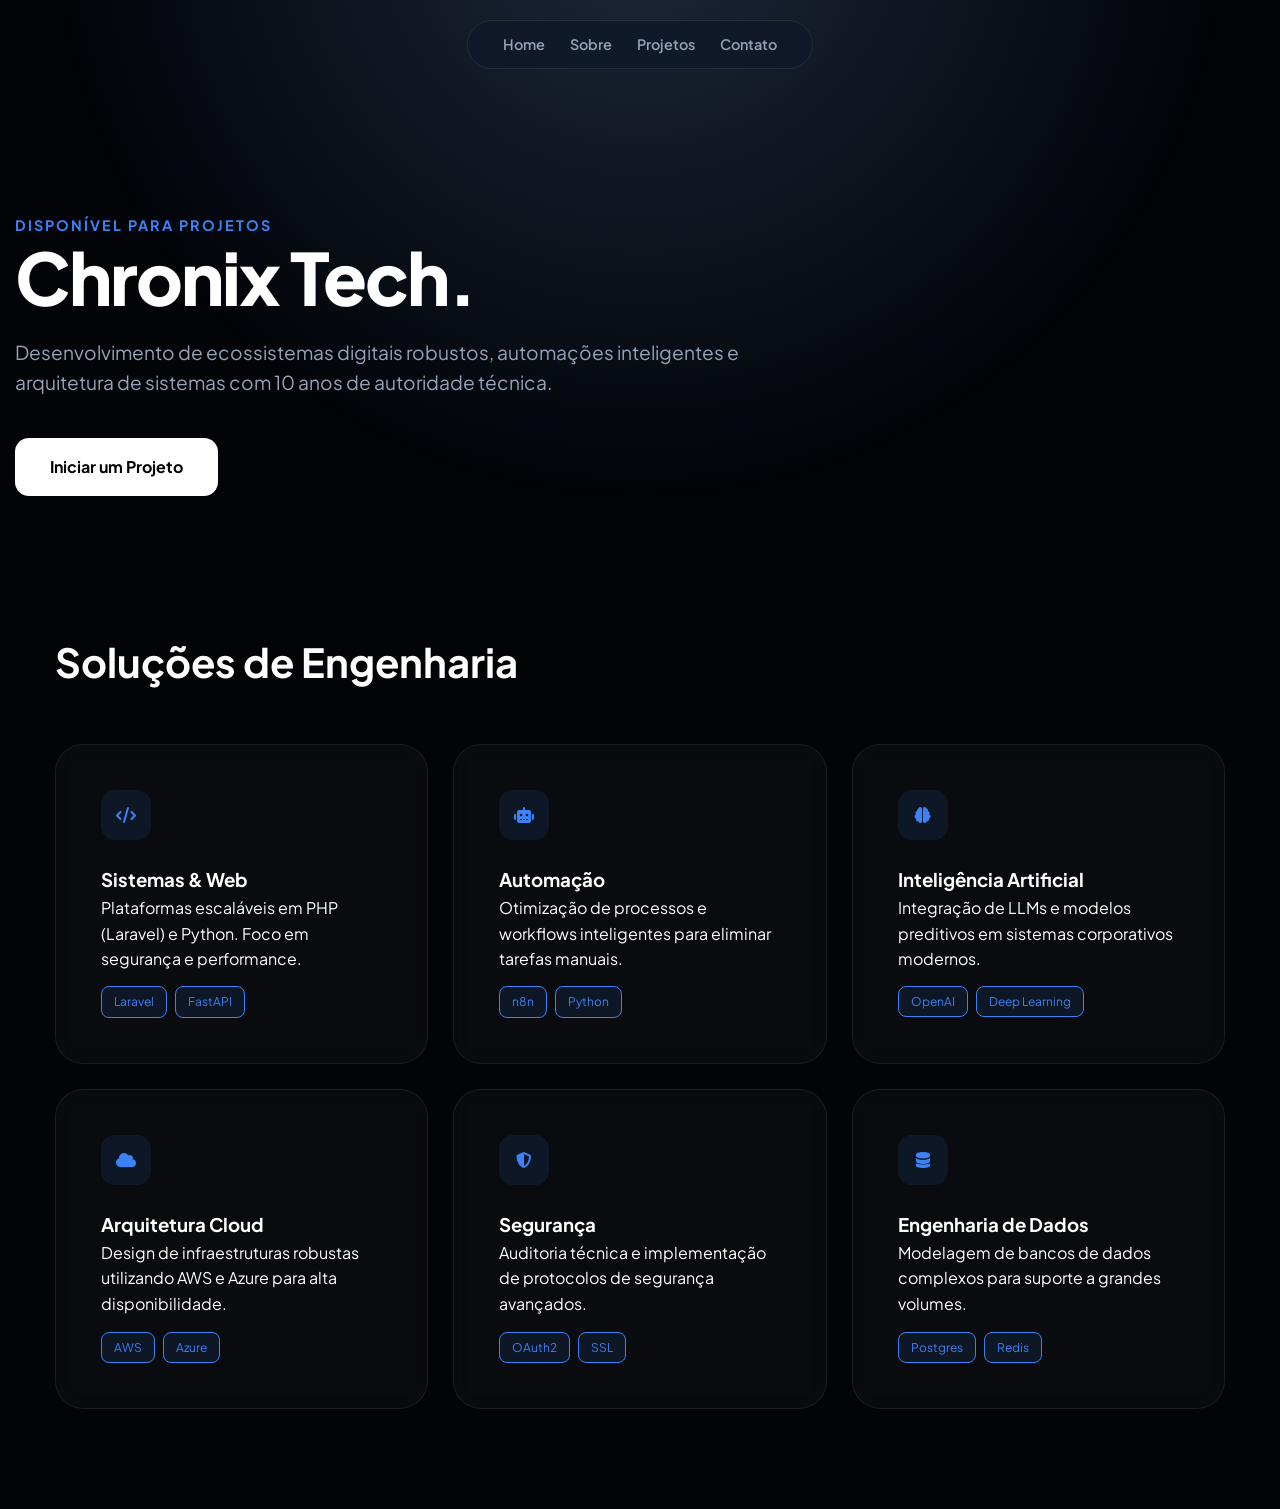
<file: py/index.html>
<!DOCTYPE html>
<html lang="pt-br">
<head>
    <meta charset="UTF-8">
    <meta name="viewport" content="width=device-width, initial-scale=1.0">
    <title>Chronix Tech | Sistemas & IA</title>
    <link rel="stylesheet" href="style.css">
    <link rel="stylesheet" href="https://cdnjs.cloudflare.com/ajax/libs/font-awesome/6.4.0/css/all.min.css">
</head>
<body>
    <div class="bg-glow"></div>
    <nav class="glass-nav">
        <a href="index.html">Home</a>
        <a href="sobre.html">Sobre</a>
        <a href="portifolio.html">Projetos</a>
        <a href="contato.html">Contato</a>
    </nav>

    <header class="hero container">
        <p style="color: var(--accent); font-weight: 700; font-size: 0.9rem; letter-spacing: 2px;">DISPONÍVEL PARA PROJETOS</p>
        <h1>Chronix Tech.</h1>
        <p style="font-size: 1.2rem; color: var(--text-p); max-width: 800px; margin-bottom: 40px;">
            Desenvolvimento de ecossistemas digitais robustos, automações inteligentes e arquitetura de sistemas com 10 anos de autoridade técnica.
        </p>
        <a href="contato.html" class="btn-primary">Iniciar um Projeto</a>
    </header>

    <main class="container" style="padding-bottom: 100px;">
        <h2 style="font-size: 2.5rem; margin-bottom: 10px;">Soluções de Engenharia</h2>
        <div class="services-grid">
            
            <div class="glass-card">
                <div class="icon-box"><i class="fas fa-code"></i></div>
                <h3>Sistemas & Web</h3>
                <p>Plataformas escaláveis em PHP (Laravel) e Python. Foco em segurança e performance.</p>
                <div><span class="tag">Laravel</span><span class="tag">FastAPI</span></div>
            </div>

            <div class="glass-card">
                <div class="icon-box"><i class="fas fa-robot"></i></div>
                <h3>Automação</h3>
                <p>Otimização de processos e workflows inteligentes para eliminar tarefas manuais.</p>
                <div><span class="tag">n8n</span><span class="tag">Python</span></div>
            </div>

            <div class="glass-card">
                <div class="icon-box"><i class="fas fa-brain"></i></div>
                <h3>Inteligência Artificial</h3>
                <p>Integração de LLMs e modelos preditivos em sistemas corporativos modernos.</p>
                <div><span class="tag">OpenAI</span><span class="tag">Deep Learning</span></div>
            </div>

            <div class="glass-card">
                <div class="icon-box"><i class="fas fa-cloud"></i></div>
                <h3>Arquitetura Cloud</h3>
                <p>Design de infraestruturas robustas utilizando AWS e Azure para alta disponibilidade.</p>
                <div><span class="tag">AWS</span><span class="tag">Azure</span></div>
            </div>

            <div class="glass-card">
                <div class="icon-box"><i class="fas fa-shield-alt"></i></div>
                <h3>Segurança</h3>
                <p>Auditoria técnica e implementação de protocolos de segurança avançados.</p>
                <div><span class="tag">OAuth2</span><span class="tag">SSL</span></div>
            </div>

            <div class="glass-card">
                <div class="icon-box"><i class="fas fa-database"></i></div>
                <h3>Engenharia de Dados</h3>
                <p>Modelagem de bancos de dados complexos para suporte a grandes volumes.</p>
                <div><span class="tag">Postgres</span><span class="tag">Redis</span></div>
            </div>

        </div>
    </main>
</body>
</html>
</file>
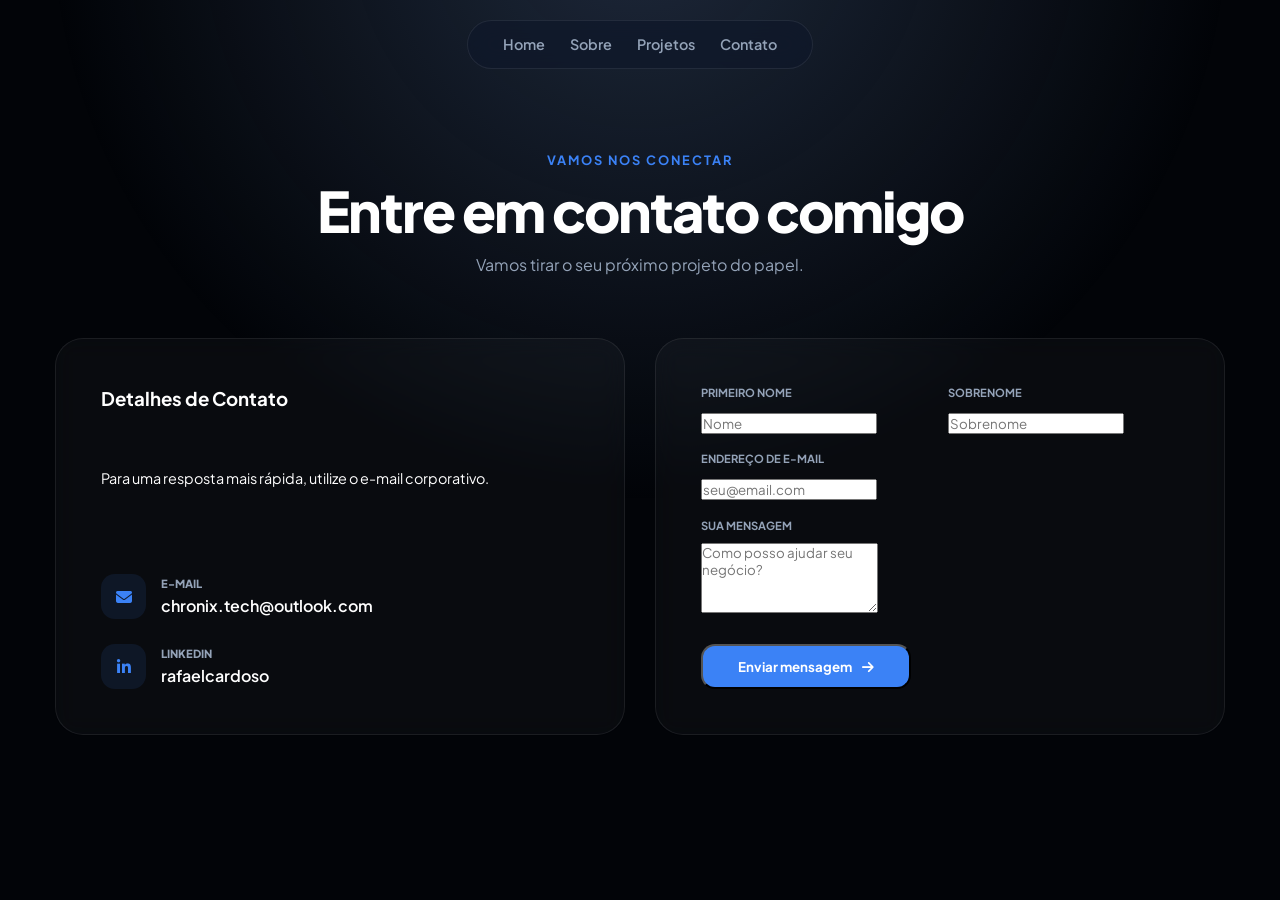
<file: py/contato.html>
<!DOCTYPE html>
<html lang="pt-br">
<head>
    <meta charset="UTF-8">
    <meta name="viewport" content="width=device-width, initial-scale=1.0">
    <title>Contato | Chronix Tech</title>
    <link rel="stylesheet" href="style.css">
    <link rel="stylesheet" href="https://cdnjs.cloudflare.com/ajax/libs/font-awesome/6.4.0/css/all.min.css">
</head>
<body>
    <div class="bg-glow"></div>

    <nav class="glass-nav">
        <a href="index.html">Home</a>
        <a href="sobre.html">Sobre</a>
        <a href="portifolio.html">Projetos</a>
        <a href="contato.html">Contato</a>
    </nav>

    <main class="container" style="padding-top: 150px; padding-bottom: 50px;">
        <div style="text-align: center; margin-bottom: 60px;">
            <p style="text-transform: uppercase; color: var(--accent); letter-spacing: 2px; font-size: 0.8rem; font-weight: 700;">Vamos nos conectar</p>
            <h1 style="font-size: clamp(2rem, 5vw, 3.5rem); margin: 10px 0;">Entre em contato <span>comigo</span></h1>
            <p style="color: var(--text-p);">Vamos tirar o seu próximo projeto do papel.</p>
        </div>

        <div style="display: grid; grid-template-columns: repeat(auto-fit, minmax(320px, 1fr)); gap: 30px;">
            
            <div class="glass-card">
                <h3>Detalhes de Contato</h3>
                <p style="font-size: 0.9rem; margin-bottom: 30px;">Para uma resposta mais rápida, utilize o e-mail corporativo.</p>
                
                <div style="display: flex; flex-direction: column; gap: 25px;">
                    <div style="display: flex; align-items: center; gap: 15px;">
                        <div class="icon-box" style="margin-bottom: 0; width: 45px; height: 45px;"><i class="fas fa-envelope"></i></div>
                        <div>
                            <p style="font-size: 0.7rem; color: var(--text-p); margin: 0; font-weight: 800;">E-MAIL</p>
                            <p style="margin: 0; font-weight: 600;">chronix.tech@outlook.com</p>
                        </div>
                    </div>
                    
                    <div style="display: flex; align-items: center; gap: 15px;">
                        <div class="icon-box" style="margin-bottom: 0; width: 45px; height: 45px;"><i class="fab fa-linkedin-in"></i></div>
                        <div>
                            <p style="font-size: 0.7rem; color: var(--text-p); margin: 0; font-weight: 800;">LINKEDIN</p>
                            <p style="margin: 0; font-weight: 600;">rafaelcardoso</p>
                        </div>
                    </div>
                </div>
            </div>

            <div class="glass-card">
                <form action="#" style="display: grid; grid-template-columns: 1fr 1fr; gap: 15px;">
                    <div style="grid-column: span 1;">
                        <label style="font-size: 0.7rem; font-weight: 700; color: var(--text-p); display: block; margin-bottom: 8px;">PRIMEIRO NOME </label>
                        <input type="text" placeholder="Nome" class="glass-input" style="margin-bottom: 0;" required>
                    </div>
                    <div style="grid-column: span 1;">
                        <label style="font-size: 0.7rem; font-weight: 700; color: var(--text-p); display: block; margin-bottom: 8px;">SOBRENOME </label>
                        <input type="text" placeholder="Sobrenome" class="glass-input" style="margin-bottom: 0;" required>
                    </div>
                    <div style="grid-column: span 2;">
                        <label style="font-size: 0.7rem; font-weight: 700; color: var(--text-p); display: block; margin-bottom: 8px;">ENDEREÇO DE E-MAIL </label>
                        <input type="email" placeholder="seu@email.com" class="glass-input" style="margin-bottom: 0;" required>
                    </div>
                    <div style="grid-column: span 2;">
                        <label style="font-size: 0.7rem; font-weight: 700; color: var(--text-p); display: block; margin-bottom: 8px;">SUA MENSAGEM </label>
                        <textarea placeholder="Como posso ajudar seu negócio?" class="glass-input" rows="4" style="margin-bottom: 0;" required></textarea>
                    </div>
                    <div style="grid-column: span 2; margin-top: 10px;">
                        <button type="submit" class="btn-primary" style="width: auto; padding: 12px 35px; background: var(--accent); color: white;">
                            Enviar mensagem <i class="fas fa-arrow-right" style="margin-left: 8px;"></i>
                        </button>
                    </div>
                </form>
            </div>

        </div>
    </main>

    <footer style="text-align: center; padding: 40px 0; color: var(--text-p); font-size: 0.8rem;">
    
    </footer>
</body>
</html>
</file>
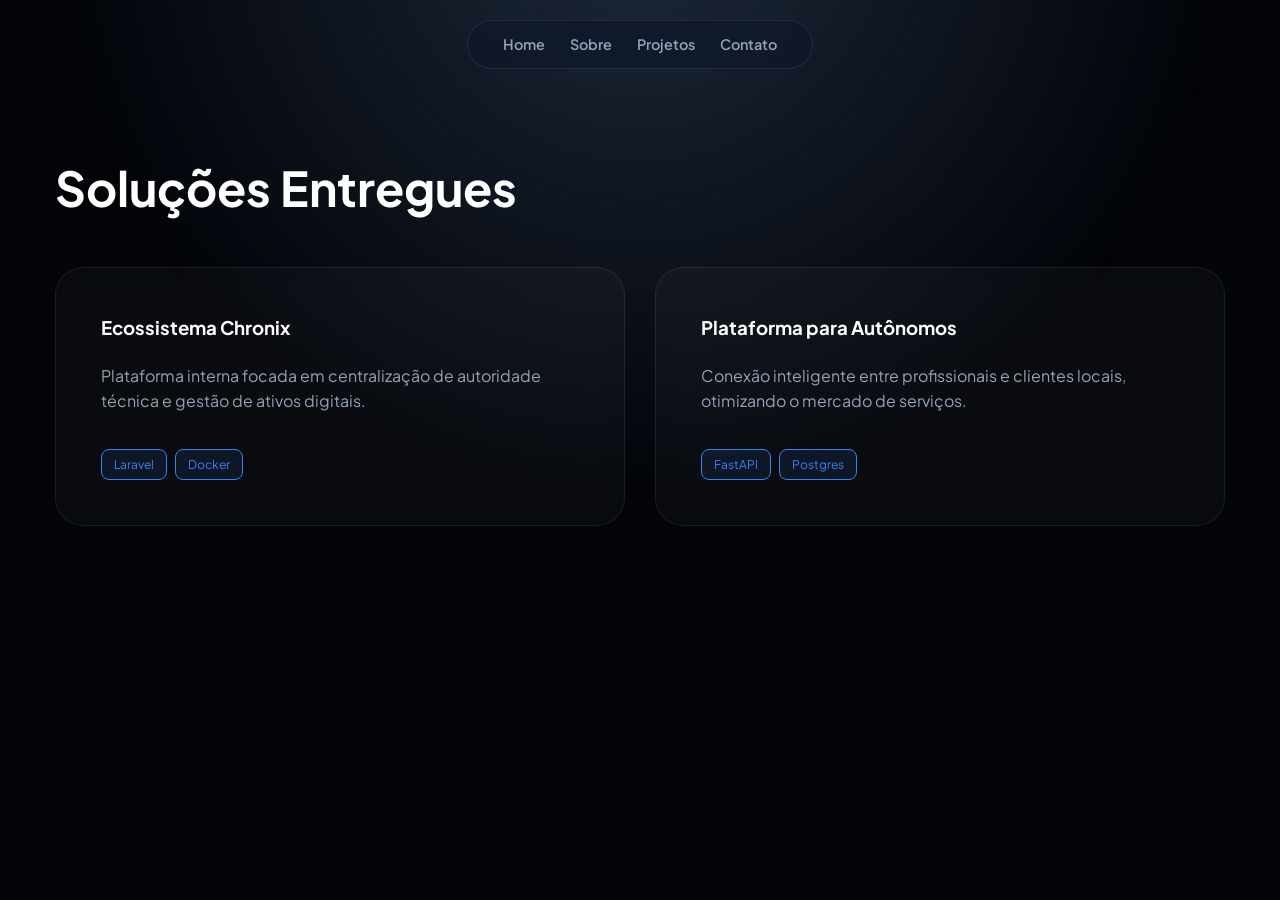
<file: py/portifolio.html>
<!DOCTYPE html>
<html lang="pt-br">
<head>
    <meta charset="UTF-8">
    <title>Projetos | Chronix Tech</title>
    <link rel="stylesheet" href="style.css">
    <link rel="stylesheet" href="https://cdnjs.cloudflare.com/ajax/libs/font-awesome/6.4.0/css/all.min.css">
</head>
<body>
    <div class="bg-glow"></div>
    <nav class="glass-nav">
        <a href="index.html">Home</a>
        <a href="sobre.html">Sobre</a>
        <a href="portifolio.html">Projetos</a>
        <a href="contato.html">Contato</a>
    </nav>

    <main class="container" style="padding-top: 150px; padding-bottom: 100px;">
        <h2 style="font-size: 3rem; margin-bottom: 40px;">Soluções Entregues</h2>
        
        <div style="display: grid; grid-template-columns: repeat(auto-fit, minmax(500px, 1fr)); gap: 30px;">
            <div class="glass-card">
                <h3>Ecossistema Chronix</h3>
                <p style="color: var(--text-p); margin: 20px 0;">Plataforma interna focada em centralização de autoridade técnica e gestão de ativos digitais.</p>
                <div><span class="tag">Laravel</span><span class="tag">Docker</span></div>
            </div>

            <div class="glass-card">
                <h3>Plataforma para Autônomos</h3>
                <p style="color: var(--text-p); margin: 20px 0;">Conexão inteligente entre profissionais e clientes locais, otimizando o mercado de serviços.</p>
                <div><span class="tag">FastAPI</span><span class="tag">Postgres</span></div>
            </div>
        </div>
    </main>
</body>
</html>
</file>
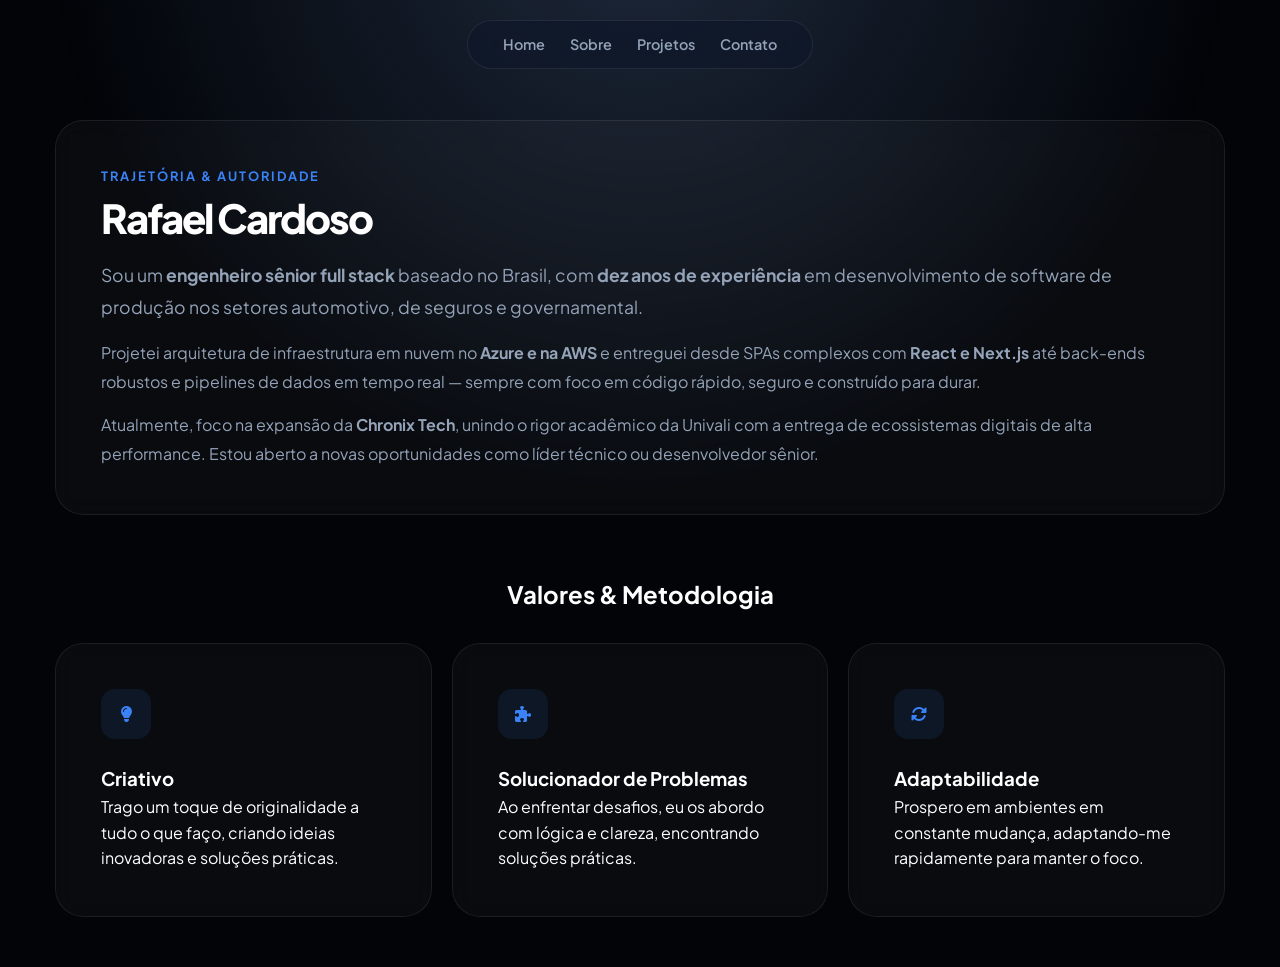
<file: py/sobre.html>
<!DOCTYPE html>
<html lang="pt-br">
<head>
    <meta charset="UTF-8">
    <meta name="viewport" content="width=device-width, initial-scale=1.0">
    <title>Sobre | Chronix Tech</title>
    <link rel="stylesheet" href="style.css">
    <link rel="stylesheet" href="https://cdnjs.cloudflare.com/ajax/libs/font-awesome/6.4.0/css/all.min.css">
</head>
<body>
    <div class="bg-glow"></div>
    <nav class="glass-nav">
        <a href="index.html">Home</a>
        <a href="sobre.html">Sobre</a>
        <a href="portifolio.html">Projetos</a>
        <a href="contato.html">Contato</a>
    </nav>

    <main class="container" style="padding-top: 120px; padding-bottom: 50px;">
        <section class="glass-card" style="margin-bottom: 40px;">
            <p style="text-transform: uppercase; color: var(--accent); letter-spacing: 2px; font-size: 0.8rem; font-weight: 700; margin-bottom: 10px;">Trajetória & Autoridade</p>
            <h1 style="font-size: 2.5rem; margin-bottom: 20px;">Rafael Cardoso</h1>
            
            <p style="font-size: 1.1rem; line-height: 1.8; color: var(--text-p);">
                Sou um <strong>engenheiro sênior full stack</strong> baseado no Brasil, com <strong>dez anos de experiência</strong> em desenvolvimento de software de produção nos setores automotivo, de seguros e governamental. 
            </p>
            <p style="margin-top: 15px; line-height: 1.8; color: var(--text-p);">
                Projetei arquitetura de infraestrutura em nuvem no <strong>Azure e na AWS</strong> e entreguei desde SPAs complexos com <strong>React e Next.js</strong> até back-ends robustos e pipelines de dados em tempo real — sempre com foco em código rápido, seguro e construído para durar.
            </p>
            <p style="margin-top: 15px; line-height: 1.8; color: var(--text-p);">
                Atualmente, foco na expansão da <strong>Chronix Tech</strong>, unindo o rigor acadêmico da Univali com a entrega de ecossistemas digitais de alta performance. Estou aberto a novas oportunidades como líder técnico ou desenvolvedor sênior.
            </p>
        </section>

        <h2 style="margin: 60px 0 30px; text-align: center;">Valores & Metodologia</h2>
        <div style="display: grid; grid-template-columns: repeat(auto-fit, minmax(300px, 1fr)); gap: 20px;">
            
            <div class="glass-card">
                <div class="icon-box"><i class="fas fa-lightbulb"></i></div>
                <h3>Criativo</h3>
                <p>Trago um toque de originalidade a tudo o que faço, criando ideias inovadoras e soluções práticas.</p>
            </div>

            <div class="glass-card">
                <div class="icon-box"><i class="fas fa-puzzle-piece"></i></div>
                <h3>Solucionador de Problemas</h3>
                <p>Ao enfrentar desafios, eu os abordo com lógica e clareza, encontrando soluções práticas.</p>
            </div>

            <div class="glass-card">
                <div class="icon-box"><i class="fas fa-sync-alt"></i></div>
                <h3>Adaptabilidade</h3>
                <p>Prospero em ambientes em constante mudança, adaptando-me rapidamente para manter o foco.</p>
            </div>

        </div>
    </main>
</body>
</html>
</file>
<file: py/style.css>
@import url('https://fonts.googleapis.com/css2?family=Plus+Jakarta+Sans:wght@300;400;600;800&display=swap');

:root {
    --bg: #020408;
    --card-bg: rgba(255, 255, 255, 0.03);
    --border: rgba(255, 255, 255, 0.08);
    --accent: #3b82f6;
    --text-p: #94a3b8;
}

* { margin: 0; padding: 0; box-sizing: border-box; font-family: 'Plus Jakarta Sans', sans-serif; }

body {
    background-color: var(--bg);
    color: white;
    line-height: 1.6;
    overflow-x: hidden;
}

.bg-glow {
    position: fixed; top: 0; left: 0; width: 100%; height: 100%;
    background: radial-gradient(circle at 50% -10%, #1e293b 0%, transparent 50%);
    z-index: -1;
}

/* Container mais largo para preencher a tela */
.container { 
    max-width: 1250px; 
    margin: 0 auto; 
    padding: 0 40px; 
}

.glass-nav {
    position: fixed; top: 20px; left: 50%; transform: translateX(-50%);
    background: rgba(15, 23, 42, 0.7); backdrop-filter: blur(12px);
    border: 1px solid var(--border); padding: 12px 35px; border-radius: 100px;
    display: flex; gap: 25px; z-index: 1000;
}

.glass-nav a { color: var(--text-p); text-decoration: none; font-size: 0.9rem; font-weight: 600; transition: 0.3s; }
.glass-nav a:hover { color: var(--accent); }

/* Hero Section com mais altura */
.hero { 
    padding: 180px 0 100px; 
    min-height: 70vh;
    display: flex;
    flex-direction: column;
    justify-content: center;
}

h1 { font-size: clamp(3rem, 6vw, 4.5rem); font-weight: 800; letter-spacing: -2px; margin-bottom: 20px; line-height: 1.1; }

/* Grid de 3 colunas (vira 2 ou 1 no celular) */
.services-grid {
    display: grid;
    grid-template-columns: repeat(auto-fit, minmax(350px, 1fr));
    gap: 25px;
    margin-top: 50px;
}

.glass-card {
    background: var(--card-bg); border: 1px solid var(--border);
    padding: 45px; border-radius: 28px; backdrop-filter: blur(12px);
    transition: 0.4s ease;
    display: flex;
    flex-direction: column;
    justify-content: space-between;
}

.glass-card:hover { transform: translateY(-10px); border-color: var(--accent); background: rgba(255, 255, 255, 0.05); }

.icon-box {
    width: 50px; height: 50px; background: rgba(59, 130, 246, 0.1);
    border-radius: 14px; display: flex; align-items: center;
    justify-content: center; color: var(--accent); margin-bottom: 25px;
}

.tag { 
    background: rgba(59, 130, 246, 0.1); border: 1px solid var(--accent);
    padding: 5px 12px; border-radius: 8px; font-size: 0.75rem; color: var(--accent);
    margin-right: 8px; margin-top: 15px; display: inline-block;
}

.btn-primary {
    background: white; color: black; padding: 16px 35px;
    border-radius: 14px; text-decoration: none; font-weight: 700;
    display: inline-block; transition: 0.3s; width: fit-content;
}

.btn-primary:hover { transform: scale(1.05); box-shadow: 0 0 30px rgba(255,255,255,0.15); }
</file>
